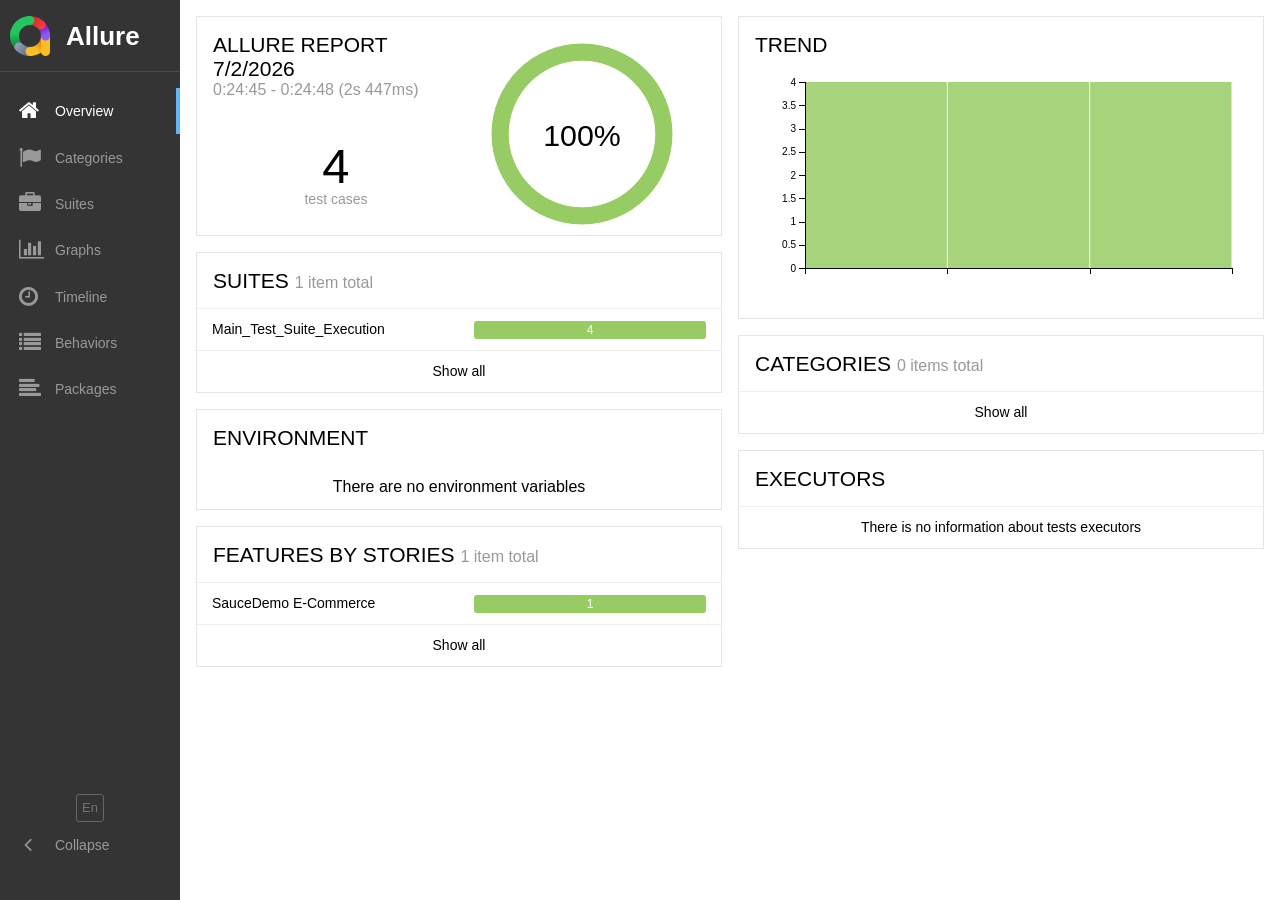
<file: index.html>
<!DOCTYPE html>
<html dir="ltr" lang="en">
<head>
    <meta charset="utf-8">
    <title>Allure Report</title>
    <link rel="favicon" href="favicon.ico">
    <link rel="stylesheet" type="text/css" href="styles.css">
    <link rel="stylesheet" type="text/css" href="plugin/screen-diff/styles.css">
</head>
<body>
    <div id="alert"></div>
    <div id="content">
        <span class="spinner">
            <span class="spinner__circle"></span>
        </span>
    </div>
    <div id="popup"></div>
    <script src="app.js"></script>
    <script src="plugin/behaviors/index.js"></script>
    <script src="plugin/screen-diff/index.js"></script>
    <script src="plugin/packages/index.js"></script>
    <script async src="https://www.googletagmanager.com/gtag/js?id=G-FVWC4GKEYS"></script>
    <script>
        window.dataLayer = window.dataLayer || [];
        function gtag(){dataLayer.push(arguments);}
        gtag('js', new Date());
        gtag('config', 'G-FVWC4GKEYS');
        gtag('allureVersion', 'dev')
        gtag('reportUuid', '92a003d8-d51f-4099-baa9-ab035802aa71')
    </script>
</body>
</html>
</file>
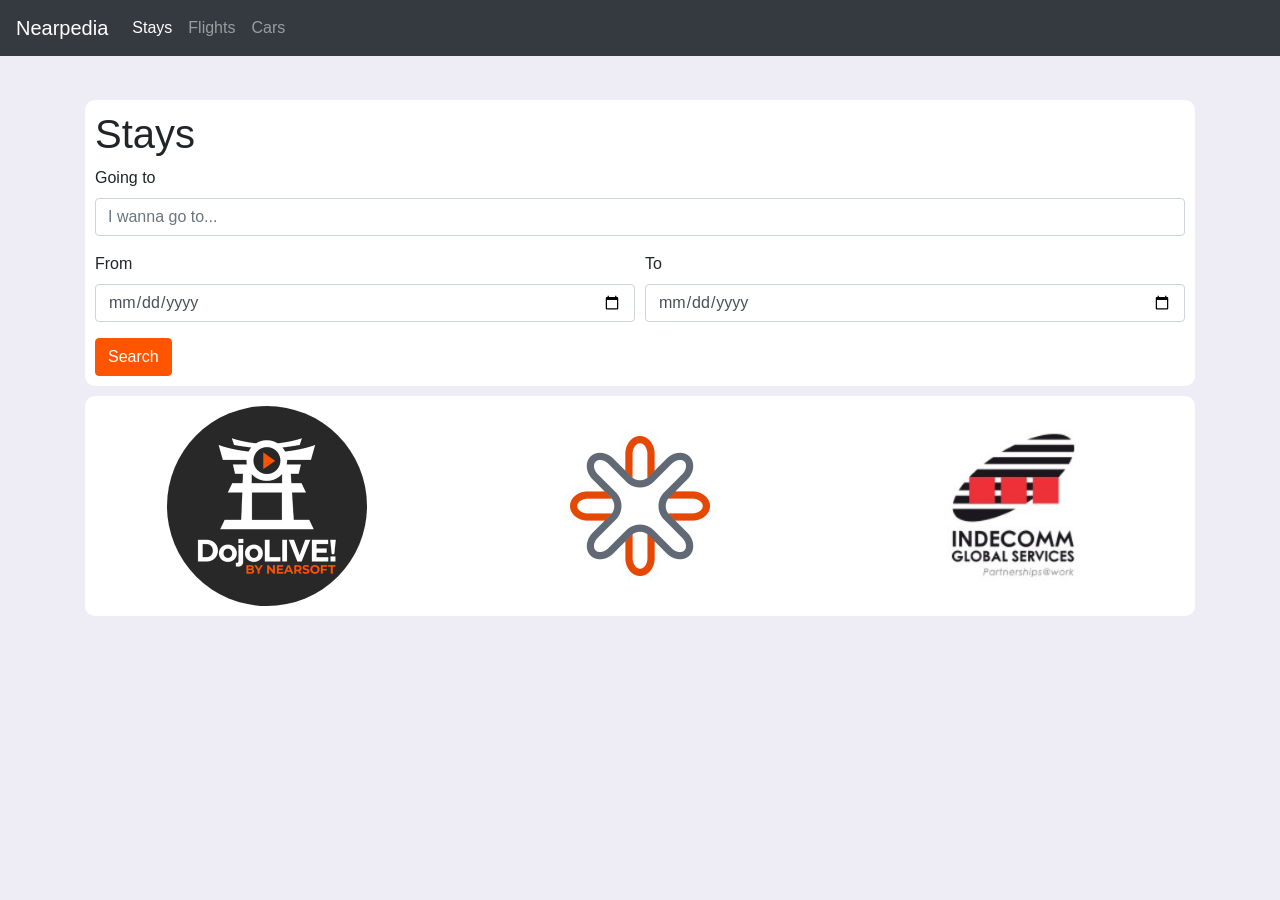
<file: Nearpedia/site/index.html>
<!DOCTYPE html>
<html lang="en">

<head>
  <meta charset="UTF-8">
  <meta name="viewport" content="width=device-width, initial-scale=1.0">
  <link rel="stylesheet" href="https://stackpath.bootstrapcdn.com/bootstrap/4.3.1/css/bootstrap.min.css"
    integrity="sha384-ggOyR0iXCbMQv3Xipma34MD+dH/1fQ784/j6cY/iJTQUOhcWr7x9JvoRxT2MZw1T" crossorigin="anonymous">
  <link rel="stylesheet" href="css/main.css">
  <title>Nearpedia::Home</title>
</head>
<body>
  <div class="container">
    <div class="row">
      <div class="col-md-12">
        <nav class="navbar navbar-expand-lg navbar-dark bg-dark fixed-top">
          <a class="navbar-brand" href="#">Nearpedia</a>
          <button class="navbar-toggler" type="button" data-toggle="collapse" data-target="#navbarSupportedContent"
            aria-controls="navbarSupportedContent" aria-expanded="false" aria-label="Toggle navigation">
            <span class="navbar-toggler-icon"></span>
          </button>
          <div class="collapse navbar-collapse" id="navbarSupportedContent">
            <ul class="navbar-nav mr-auto">
              <li class="nav-item active">
                <a class="nav-link" href="index.html">Stays</a>
              </li>
              <li class="nav-item ">
                <a class="nav-link" href="flights.html">Flights</a>
              </li>
              <li class="nav-item ">
                <a class="nav-link" href="cars.html">Cars</a>
              </li>
            </ul>
          </div>
        </nav>
      </div>
    </div>
    <div class="body">
      <div class="flight-card">
        <div class="row">
          <div class="col-md-12">
            <h1>Stays</h1>
          </div>
        </div>
        <div class="row">
          <div class="col-md-12">
            <form>
              <div class="form-group">
                <label for="inputAddress">Going to</label>
                <input type="text" class="form-control" id="inputAddress" placeholder="I wanna go to...">
              </div>
              <div class="form-row">
                <div class="form-group col-md-6">
                  <label for="inputEmail4">From</label>
                  <input type="date" class="form-control" id="inputEmail4" placeholder="From">
                </div>
                <div class="form-group col-md-6">
                  <label for="inputPassword4">To</label>
                  <input type="date" class="form-control" id="inputPassword4" placeholder="To">
                </div>
              </div>
              <a href="#" class="btn btn-primary button-ns">Search</a>
            </form>
          </div>
        </div>
      </div>
      <div class="flight-card">
        <div class="row">
          <div class="col-md-4 text-center">
            <a href="https://dojo.nearsoft.com/" target="_blank" rel="noopener noreferrer">
              <img src="./img/dojolive_logo.jpg" width="200" class="rounded-circle" alt="dojolive">
            </a>
          </div>
          <div class="col-md-4 text-center">
            <a href="https://nearsoft.com/" target="_blank" rel="noopener noreferrer">
              <img src="./img/nearsoft.jpg" width="200" class="rounded-circle" alt="nearsoft">
            </a>
          </div>
          <div class="col-md-4 text-center">
            <a href="https://indecommdigital.com/" target="_blank" rel="noopener noreferrer">
              <img src="./img/indecomm.jpg" width="200" class="rounded-circle" alt="indecomm">
            </a>
          </div>
        </div>
      </div>
    </div>
</body>
<script src="https://code.jquery.com/jquery-3.3.1.slim.min.js"
  integrity="sha384-q8i/X+965DzO0rT7abK41JStQIAqVgRVzpbzo5smXKp4YfRvH+8abtTE1Pi6jizo" crossorigin="anonymous"></script>
<script src="https://cdnjs.cloudflare.com/ajax/libs/popper.js/1.14.7/umd/popper.min.js"
  integrity="sha384-UO2eT0CpHqdSJQ6hJty5KVphtPhzWj9WO1clHTMGa3JDZwrnQq4sF86dIHNDz0W1" crossorigin="anonymous"></script>
<script src="https://stackpath.bootstrapcdn.com/bootstrap/4.3.1/js/bootstrap.min.js"
  integrity="sha384-JjSmVgyd0p3pXB1rRibZUAYoIIy6OrQ6VrjIEaFf/nJGzIxFDsf4x0xIM+B07jRM" crossorigin="anonymous"></script>

</html>
</file>
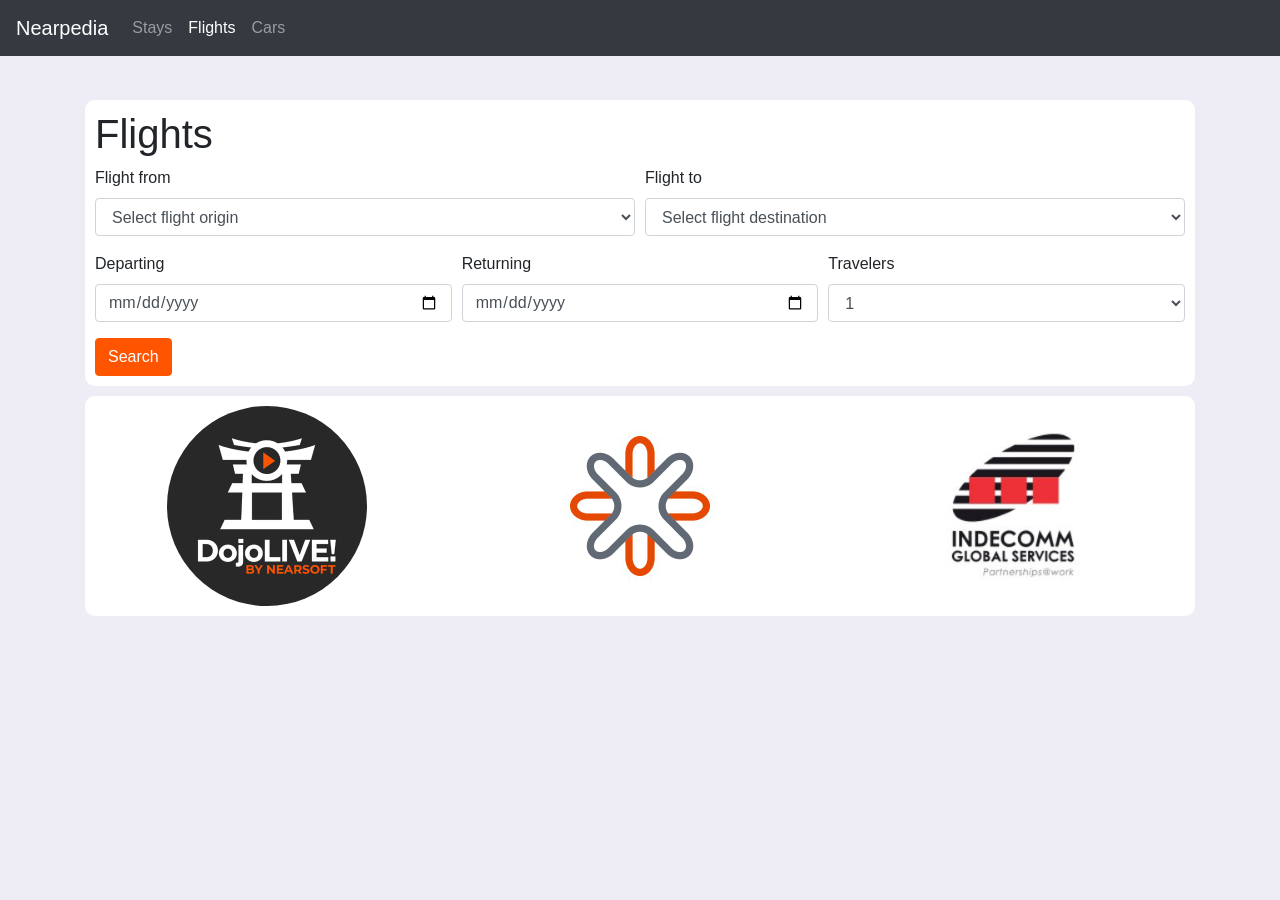
<file: Nearpedia/site/flights.html>
<!DOCTYPE html>
<html lang="en">

<head>
  <meta charset="UTF-8">
  <meta name="viewport" content="width=device-width, initial-scale=1.0">
  <link rel="stylesheet" href="https://stackpath.bootstrapcdn.com/bootstrap/4.3.1/css/bootstrap.min.css"
    integrity="sha384-ggOyR0iXCbMQv3Xipma34MD+dH/1fQ784/j6cY/iJTQUOhcWr7x9JvoRxT2MZw1T" crossorigin="anonymous">
  <link rel="stylesheet" href="css/main.css">

  <title>Nearpedia::Flights</title>
</head>
<body>
  <div class="container">
    <div class="row">
      <div class="col-md-12">
        <nav class="navbar navbar-expand-lg navbar-dark bg-dark fixed-top">
          <a class="navbar-brand" href="#">Nearpedia</a>
          <button class="navbar-toggler" type="button" data-toggle="collapse" data-target="#navbarSupportedContent"
            aria-controls="navbarSupportedContent" aria-expanded="false" aria-label="Toggle navigation">
            <span class="navbar-toggler-icon"></span>
          </button>
          <div class="collapse navbar-collapse" id="navbarSupportedContent">
            <ul class="navbar-nav mr-auto">
              <li class="nav-item">
                <a class="nav-link" href="index.html">Stays</a>
              </li>
              <li class="nav-item active">
                <a class="nav-link" href="flights.html">Flights</a>
              </li>
              <li class="nav-item">
                <a class="nav-link" href="cars.html">Cars</a>
              </li>
            </ul>
          </div>
        </nav>
      </div>
    </div>
    <div class="body">
      <div class="flight-card">
        <div class="row">
          <div class="col-md-12">
            <h1>Flights</h1>
          </div>
        </div>
        <div id="message"></div>
        <div class="row">
          <div class="col-md-12">
            <form>
              <div class="form-row">
                <div class="form-group col-md-6">
                  <label for="flight-from">Flight from</label>
                  <select class="form-control" name="flight-from" id="flight-from">
                    <option value="-1">Select flight origin</option>
                    <option value="merica">Merida</option>
                    <option value="slp">San Luis Potosi</option>
                    <option value="cdmx">CDMX</option>
                    <option value="cuu">Chihuahua</option>
                    <option value="hmu">Hermosillo</option>
                    <option value="hav">La Habana</option>
                  </select>
                </div>
                <div class="form-group col-md-6">
                  <label for="flight-to">Flight to</label>
                  <select class="form-control" id="flight-to">
                    <option value="-1">Select flight destination</option>
                    <option value="merica">Merida</option>
                    <option value="slp">San Luis Potosi</option>
                    <option value="cdmx">CDMX</option>
                    <option value="cuu">Chihuahua</option>
                    <option value="hmu">Hermosillo</option>
                    <option value="hav">La Habana</option>
                  </select>
                </div>
              </div>
              <div class="form-row">
                <div class="form-group col-md-4">
                  <label for="departing">Departing</label>
                  <input class="form-control" type="date" id="departing" placeholder="Departing" />
                </div>
                <div class="form-group col-md-4">
                  <label for="returning">Returning</label>
                  <input class="form-control" type="date" id="returning" placeholder="Returning" />
                </div>
                <div class="form-group col-md-4">
                  <label for="flight-to">Travelers</label>
                  <select class="form-control" id="travelers">
                    <option value="1" selected>1</option>
                    <option value="2">2</option>
                    <option value="3">3</option>
                    <option value="4">4</option>
                    <option value="5">5</option>
                  </select>
                </div>
              </div>
              <button class="btn btn-primary button-ns">Search</button>
            </form>
          </div>
        </div>
      </div>
      <div class="flight-card">
        <div class="row">
          <div class="col-md-4 text-center">
            <a href="https://dojo.nearsoft.com/" target="_blank" rel="noopener noreferrer">
              <img src="./img/dojolive_logo.jpg" width="200" class="rounded-circle" alt="dojolive">
            </a>
          </div>
          <div class="col-md-4 text-center">
            <a href="https://nearsoft.com/" target="_blank" rel="noopener noreferrer">
              <img src="./img/nearsoft.jpg" width="200" class="rounded-circle" alt="nearsoft">
            </a>
          </div>
          <div class="col-md-4 text-center">
            <a href="https://indecommdigital.com/" target="_blank" rel="noopener noreferrer">
              <img src="./img/indecomm.jpg" width="200" class="rounded-circle" alt="indecomm">
            </a>
          </div>
        </div>
      </div>
    </div>
</body>
<script src="https://code.jquery.com/jquery-3.3.1.slim.min.js"
  integrity="sha384-q8i/X+965DzO0rT7abK41JStQIAqVgRVzpbzo5smXKp4YfRvH+8abtTE1Pi6jizo" crossorigin="anonymous"></script>
<script src="https://cdnjs.cloudflare.com/ajax/libs/popper.js/1.14.7/umd/popper.min.js"
  integrity="sha384-UO2eT0CpHqdSJQ6hJty5KVphtPhzWj9WO1clHTMGa3JDZwrnQq4sF86dIHNDz0W1" crossorigin="anonymous"></script>
<script src="https://stackpath.bootstrapcdn.com/bootstrap/4.3.1/js/bootstrap.min.js"
  integrity="sha384-JjSmVgyd0p3pXB1rRibZUAYoIIy6OrQ6VrjIEaFf/nJGzIxFDsf4x0xIM+B07jRM" crossorigin="anonymous"></script>
<script src="js/flight.js"></script>
<script src="js/global.js"></script>
</html>
</file>
<file: plugin/screen-diff/styles.css>
.screen-diff__switchers {
  margin-bottom: 1em;
}

.screen-diff__switchers label + label {
  margin-left: 1em;
}

.screen-diff__overlay {
  position: relative;
  cursor: col-resize;
}

.screen-diff__container {
  overflow-x: auto;
}

.screen-diff__image-over {
  top: 0;
  left: 0;
  bottom: 0;
  background: #fff;
  position: absolute;
  overflow: hidden;
  box-shadow: 2px 0 1px -1px #aaa;
}

.screen-diff-error {
  color: #fd5a3e;
}
</file>
<file: Nearpedia/site/css/main.css>
.button-ns{
    background-color: #ff5400 !important;
    color: #fff !important;
    border-color: #ff5400 !important;
}

.flight-card{
    background-color: #fff;
    border-radius: 10px;
    margin-top: 10px;
    margin-bottom: 10px;
    padding: 10px;
}

body{
    background-color: #EEEDF5;
}

.body{
    margin-top: 100px !important;
}

.flight-time, .price{
    font-weight: bold;
}

.flight, 
.airline,
.roundtrip{
    color: #7d7d7d !important;
}

.roundtrip,
.details{
    font-size: small;
}
</file>
